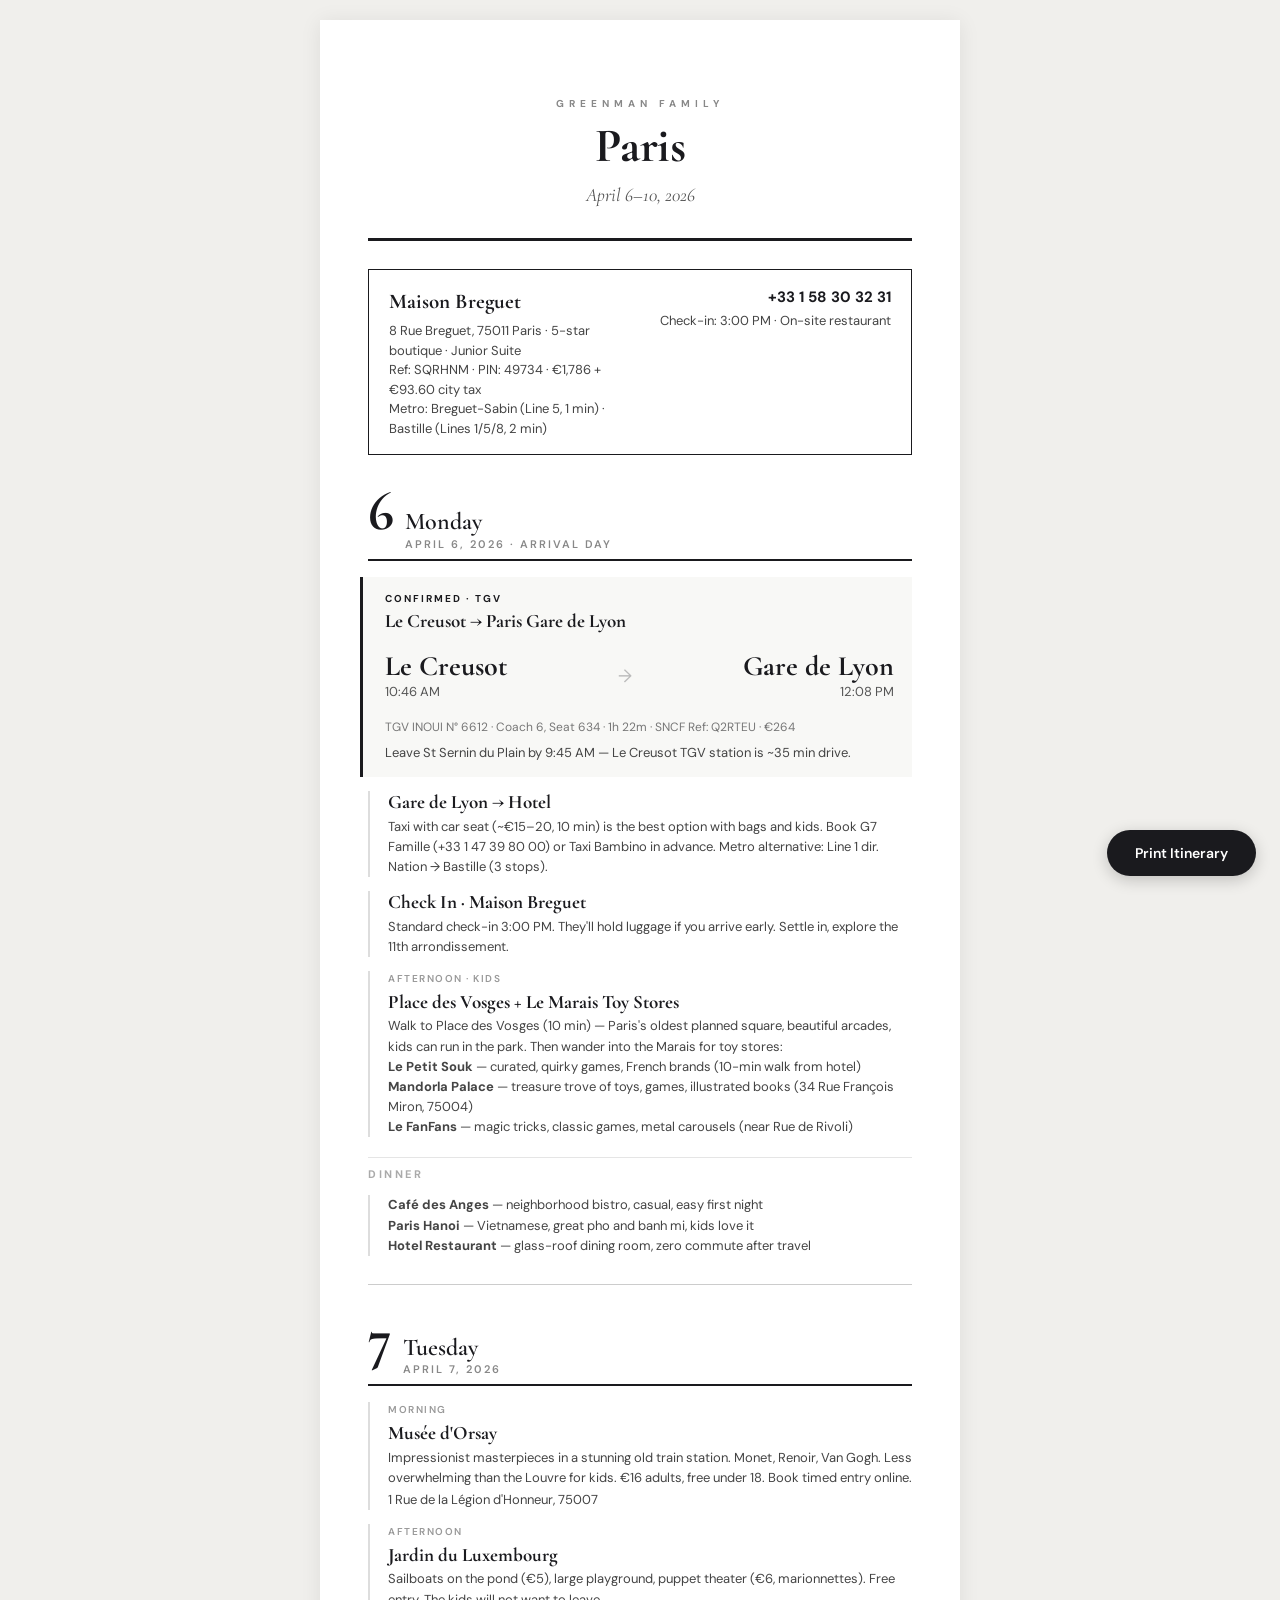
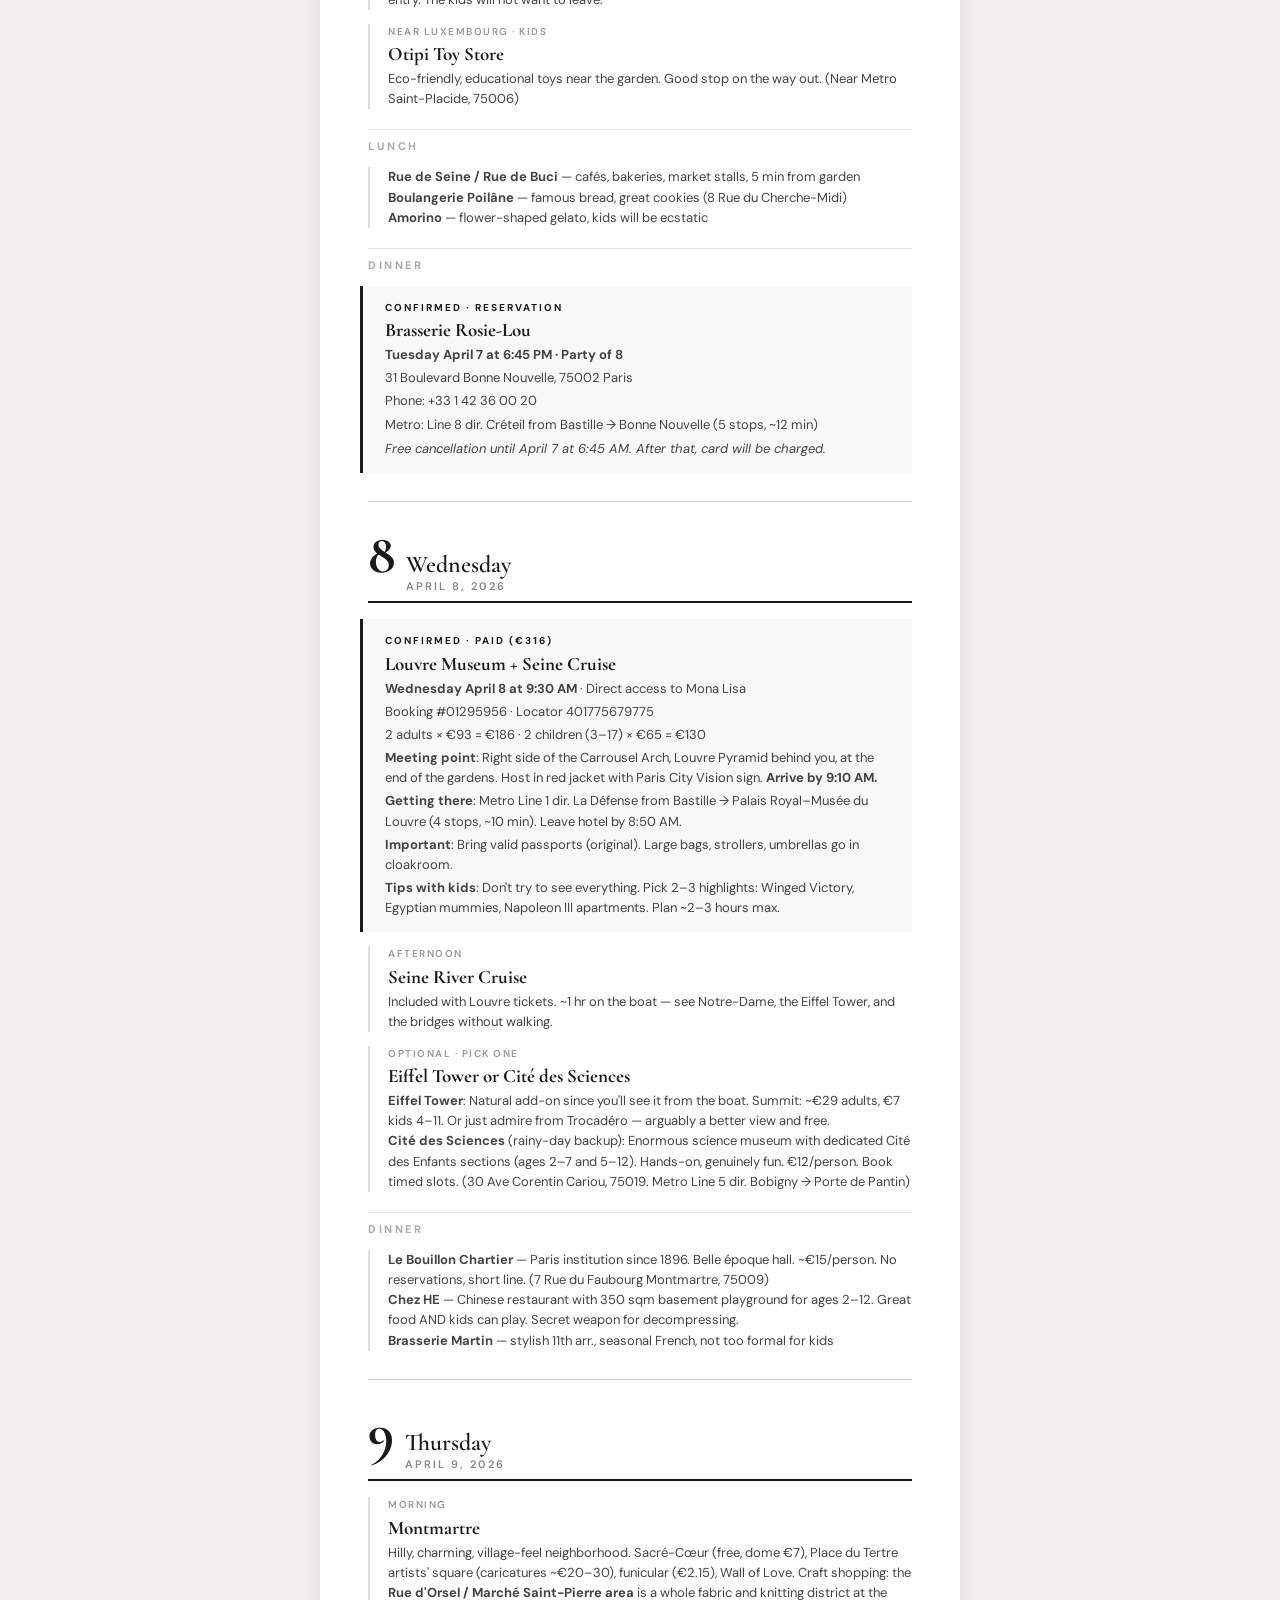
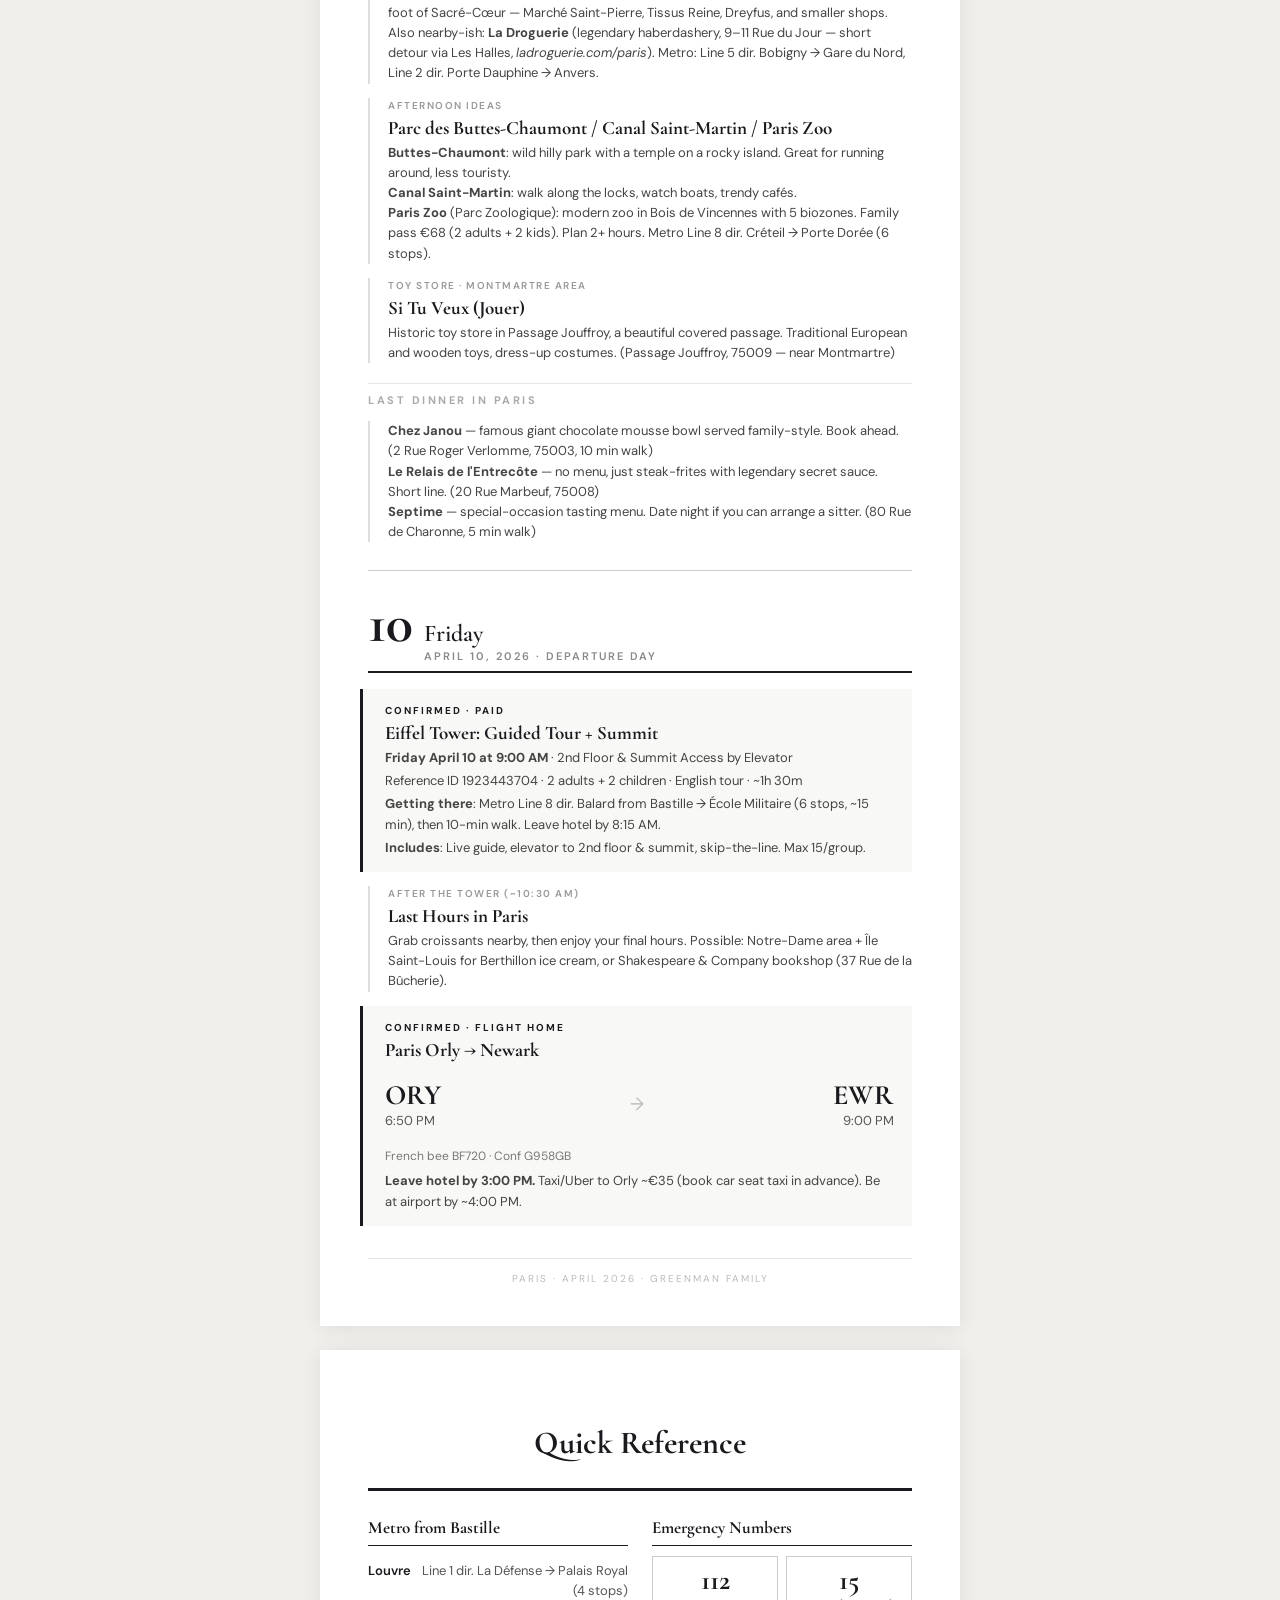
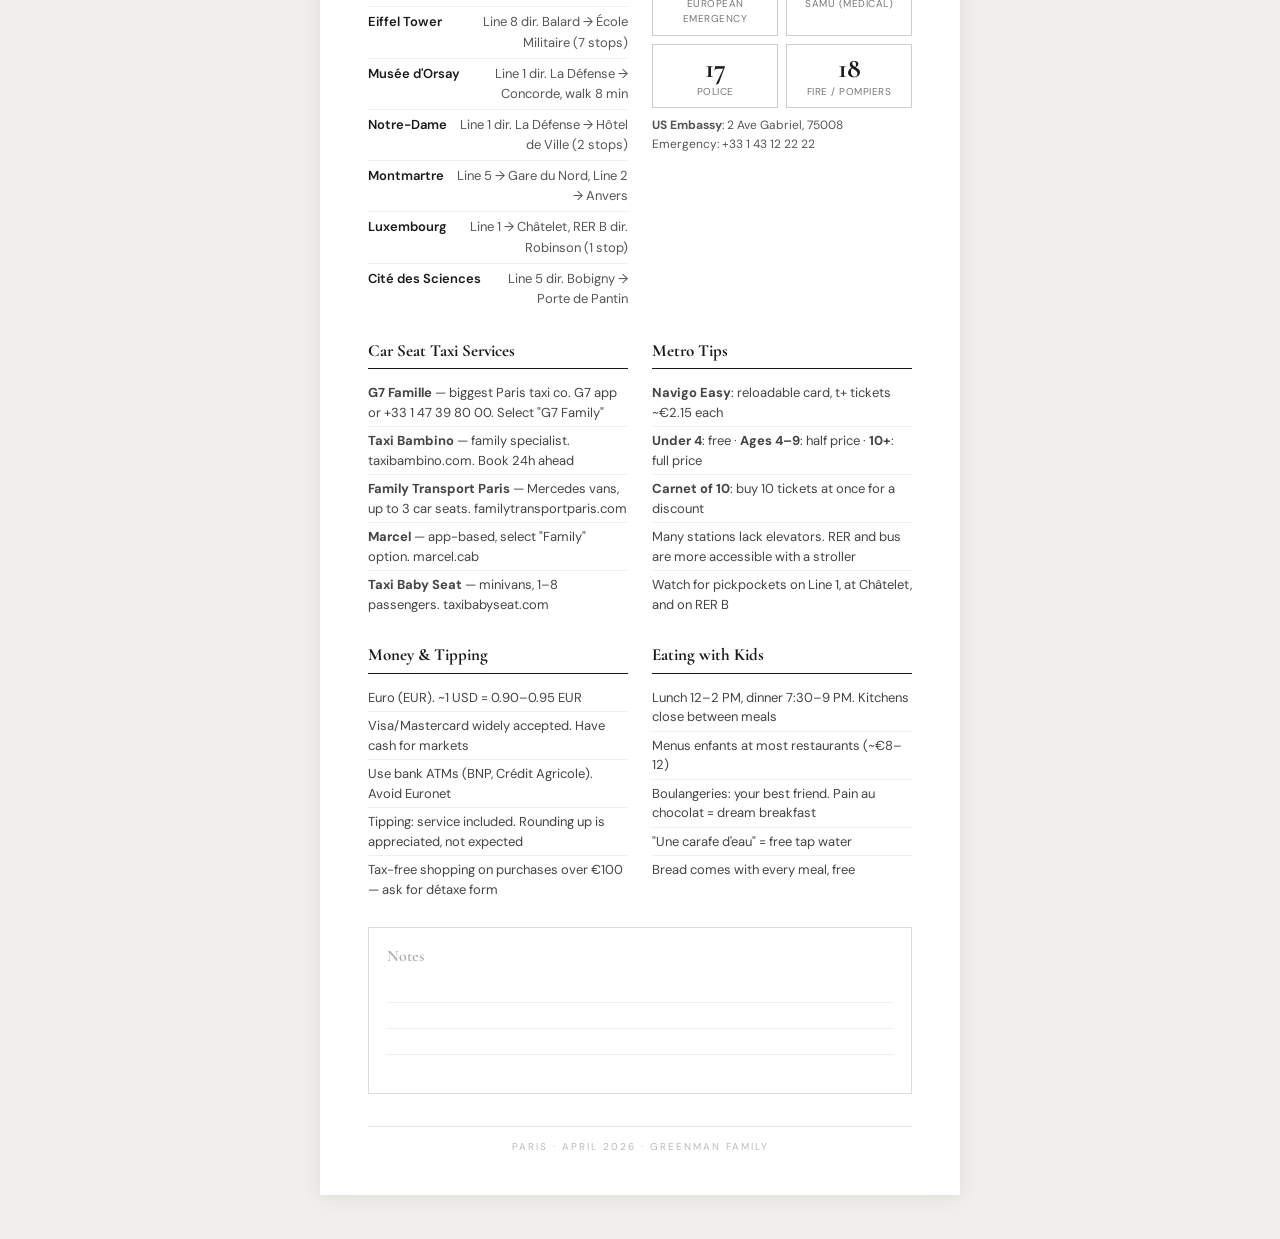
<file: paris-print.html>
<!DOCTYPE html>
<html lang="en">
<head>
  <meta charset="UTF-8">
  <meta name="viewport" content="width=device-width, initial-scale=1.0">
  <title>Paris Itinerary — April 6–10, 2026</title>
  <link rel="preconnect" href="https://fonts.googleapis.com">
  <link rel="preconnect" href="https://fonts.gstatic.com" crossorigin>
  <link href="https://fonts.googleapis.com/css2?family=Cormorant+Garamond:ital,wght@0,400;0,600;0,700;1,400&family=DM+Sans:ital,wght@0,400;0,500;0,600;0,700;1,400&display=swap" rel="stylesheet">
  <style>
    * { margin: 0; padding: 0; box-sizing: border-box; }

    body {
      font-family: 'DM Sans', -apple-system, sans-serif;
      font-size: 14px;
      line-height: 1.55;
      color: #1a1a1e;
      background: #f0efec;
      max-width: 680px;
      margin: 0 auto;
      padding: 20px;
    }

    .page {
      background: white;
      padding: 40px 48px;
      box-shadow: 0 2px 20px rgba(0,0,0,0.08);
      margin-bottom: 24px;
    }

    /* === COVER HEADER === */
    .cover {
      text-align: center;
      padding: 36px 0 28px;
      border-bottom: 3px solid #1a1a1e;
      margin-bottom: 28px;
    }

    .cover-eyebrow {
      font-size: 10px;
      font-weight: 700;
      text-transform: uppercase;
      letter-spacing: 5px;
      color: #888;
      margin-bottom: 8px;
    }

    .cover h1 {
      font-family: 'Cormorant Garamond', Georgia, serif;
      font-size: 48px;
      font-weight: 700;
      letter-spacing: -0.5px;
      line-height: 1.1;
      margin-bottom: 8px;
    }

    .cover-sub {
      font-family: 'Cormorant Garamond', Georgia, serif;
      font-size: 19px;
      font-weight: 400;
      font-style: italic;
      color: #555;
    }

    /* === HOTEL REFERENCE STRIP === */
    .hotel-strip {
      display: flex;
      justify-content: space-between;
      align-items: flex-start;
      border: 1.5px solid #1a1a1e;
      padding: 16px 20px;
      margin-bottom: 28px;
    }

    .hotel-strip-main h2 {
      font-family: 'Cormorant Garamond', Georgia, serif;
      font-size: 21px;
      font-weight: 700;
      margin-bottom: 3px;
    }

    .hotel-strip-main p {
      font-size: 13px;
      color: #444;
      line-height: 1.5;
    }

    .hotel-strip-contact {
      text-align: right;
      font-size: 13px;
      color: #444;
      flex-shrink: 0;
      padding-left: 24px;
    }

    .hotel-strip-contact strong {
      font-size: 15px;
      color: #1a1a1e;
      display: block;
      margin-bottom: 2px;
    }

    /* === DAY SECTIONS === */
    .day {
      margin-bottom: 28px;
    }

    .day-header {
      display: flex;
      align-items: baseline;
      gap: 12px;
      border-bottom: 2px solid #1a1a1e;
      padding-bottom: 6px;
      margin-bottom: 16px;
    }

    .day-number {
      font-family: 'Cormorant Garamond', Georgia, serif;
      font-size: 56px;
      font-weight: 700;
      line-height: 1;
      letter-spacing: -1px;
    }

    .day-meta {
      display: flex;
      flex-direction: column;
    }

    .day-name {
      font-family: 'Cormorant Garamond', Georgia, serif;
      font-size: 24px;
      font-weight: 600;
      line-height: 1.15;
    }

    .day-date {
      font-size: 11px;
      text-transform: uppercase;
      letter-spacing: 2px;
      color: #888;
      font-weight: 600;
    }

    /* === ITEMS === */
    .item {
      margin-bottom: 14px;
      padding-left: 18px;
      border-left: 2px solid #ddd;
    }

    .item-confirmed {
      border-left: 3px solid #1a1a1e;
      background: #f8f8f6;
      margin-left: -8px;
      padding: 14px 18px 14px 22px;
    }

    .item-label {
      font-size: 10px;
      font-weight: 700;
      text-transform: uppercase;
      letter-spacing: 2px;
      color: #1a1a1e;
      margin-bottom: 4px;
    }

    .item-label-suggestion {
      font-size: 10px;
      font-weight: 600;
      text-transform: uppercase;
      letter-spacing: 1.5px;
      color: #999;
      margin-bottom: 4px;
    }

    .item h3 {
      font-family: 'Cormorant Garamond', Georgia, serif;
      font-size: 19px;
      font-weight: 700;
      line-height: 1.2;
      margin-bottom: 3px;
    }

    .item p {
      font-size: 13px;
      color: #444;
      line-height: 1.55;
    }

    .item-detail {
      font-size: 13px;
      color: #555;
      line-height: 1.5;
      margin-top: 3px;
    }

    .item-address {
      font-size: 12px;
      color: #777;
      margin-top: 2px;
    }

    /* === FLIGHT / TRAIN BLOCK === */
    .transport-block {
      display: flex;
      justify-content: space-between;
      align-items: center;
      margin: 8px 0 6px;
      padding: 10px 0;
    }

    .transport-point {
      display: flex;
      flex-direction: column;
    }

    .transport-point.right {
      text-align: right;
    }

    .transport-code {
      font-family: 'Cormorant Garamond', Georgia, serif;
      font-size: 28px;
      font-weight: 700;
      line-height: 1.1;
    }

    .transport-time {
      font-size: 13px;
      color: #555;
    }

    .transport-arrow {
      font-size: 18px;
      color: #bbb;
      padding: 0 10px;
    }

    .transport-meta {
      font-size: 12px;
      color: #777;
      margin-top: 3px;
    }

    /* === MEAL DIVIDER === */
    .meal-divider {
      font-size: 11px;
      font-weight: 700;
      text-transform: uppercase;
      letter-spacing: 2.5px;
      color: #aaa;
      margin: 20px 0 12px;
      padding-top: 8px;
      border-top: 1px solid #e5e5e5;
    }

    /* === SECTION DIVIDER === */
    .section-divider {
      border: none;
      border-top: 1px solid #ccc;
      margin: 24px 0;
    }

    /* === QUICK REFERENCE === */
    .ref-section {
      margin-top: 0;
    }

    .ref-header {
      text-align: center;
      padding: 28px 0 20px;
      border-bottom: 3px solid #1a1a1e;
      margin-bottom: 24px;
    }

    .ref-header h2 {
      font-family: 'Cormorant Garamond', Georgia, serif;
      font-size: 32px;
      font-weight: 700;
    }

    .ref-columns {
      display: grid;
      grid-template-columns: 1fr 1fr;
      gap: 24px;
    }

    .ref-card h3 {
      font-family: 'Cormorant Garamond', Georgia, serif;
      font-size: 17px;
      font-weight: 700;
      border-bottom: 1px solid #1a1a1e;
      padding-bottom: 4px;
      margin-bottom: 10px;
    }

    .ref-row {
      display: flex;
      justify-content: space-between;
      font-size: 13px;
      padding: 5px 0;
      border-bottom: 1px solid #f0f0f0;
    }

    .ref-row:last-child { border-bottom: none; }

    .ref-row strong {
      font-weight: 600;
      flex-shrink: 0;
      margin-right: 10px;
    }

    .ref-row span {
      color: #555;
      text-align: right;
    }

    .ref-list {
      list-style: none;
      padding: 0;
    }

    .ref-list li {
      font-size: 13px;
      padding: 4px 0;
      border-bottom: 1px solid #f0f0f0;
      color: #444;
      line-height: 1.5;
    }

    .ref-list li:last-child { border-bottom: none; }

    .emergency-grid {
      display: grid;
      grid-template-columns: 1fr 1fr;
      gap: 8px;
      margin-top: 6px;
    }

    .emergency-item {
      text-align: center;
      padding: 8px;
      border: 1px solid #ccc;
    }

    .emergency-num {
      font-family: 'Cormorant Garamond', Georgia, serif;
      font-size: 28px;
      font-weight: 700;
      line-height: 1.1;
    }

    .emergency-label {
      font-size: 10px;
      color: #777;
      text-transform: uppercase;
      letter-spacing: 0.5px;
    }

    /* === NOTES AREA === */
    .notes-area {
      margin-top: 24px;
      border: 1px solid #ddd;
      padding: 16px 18px;
      min-height: 120px;
    }

    .notes-area h3 {
      font-family: 'Cormorant Garamond', Georgia, serif;
      font-size: 16px;
      font-weight: 600;
      color: #aaa;
      margin-bottom: 8px;
    }

    .notes-lines {
      background-image: repeating-linear-gradient(
        transparent,
        transparent 25px,
        #eee 25px,
        #eee 26px
      );
      min-height: 100px;
    }

    /* === FOOTER === */
    .page-footer {
      text-align: center;
      font-size: 10px;
      color: #bbb;
      text-transform: uppercase;
      letter-spacing: 2px;
      margin-top: 32px;
      padding-top: 12px;
      border-top: 1px solid #e5e5e5;
    }

    /* === PRINT BUTTON === */
    .print-btn {
      position: fixed;
      bottom: 24px;
      right: 24px;
      background: #1a1a1e;
      color: white;
      border: none;
      padding: 14px 28px;
      font-family: 'DM Sans', sans-serif;
      font-size: 14px;
      font-weight: 600;
      border-radius: 99px;
      cursor: pointer;
      box-shadow: 0 4px 16px rgba(0,0,0,0.2);
      z-index: 100;
      transition: transform 0.15s;
    }

    .print-btn:hover { transform: scale(1.05); }

    /* === PRINT === */
    @media print {
      @page {
        size: letter;
        margin: 0.65in 0.7in;
      }
      body {
        font-size: 10pt;
        background: white;
        padding: 0;
        max-width: none;
      }
      .page {
        box-shadow: none;
        padding: 0;
        margin: 0;
      }
      .no-print { display: none !important; }
      a { color: inherit; text-decoration: none; }
      .item-confirmed {
        background: #f5f5f3 !important;
        -webkit-print-color-adjust: exact;
        print-color-adjust: exact;
      }
      .item { page-break-inside: avoid; }
      .item-confirmed { page-break-inside: avoid; }
      .ref-card { page-break-inside: avoid; }
      .notes-area { page-break-inside: avoid; }
      .ref-section { page-break-before: always; }
    }
  </style>
</head>
<body>

<button class="print-btn no-print" onclick="window.print()">Print Itinerary</button>

<!-- ==================== PAGE 1: ITINERARY ==================== -->
<div class="page">

  <div class="cover">
    <div class="cover-eyebrow">Greenman Family</div>
    <h1>Paris</h1>
    <div class="cover-sub">April 6–10, 2026</div>
  </div>

  <div class="hotel-strip">
    <div class="hotel-strip-main">
      <h2>Maison Breguet</h2>
      <p>8 Rue Breguet, 75011 Paris · 5-star boutique · Junior Suite</p>
      <p>Ref: SQRHNM · PIN: 49734 · €1,786 + €93.60 city tax</p>
      <p>Metro: Breguet-Sabin (Line 5, 1 min) · Bastille (Lines 1/5/8, 2 min)</p>
    </div>
    <div class="hotel-strip-contact">
      <strong>+33 1 58 30 32 31</strong>
      Check-in: 3:00 PM · On-site restaurant
    </div>
  </div>

  <!-- ===== DAY 1: MONDAY APRIL 6 ===== -->
  <div class="day">
    <div class="day-header">
      <div class="day-number">6</div>
      <div class="day-meta">
        <div class="day-name">Monday</div>
        <div class="day-date">April 6, 2026 · Arrival Day</div>
      </div>
    </div>

    <div class="item item-confirmed">
      <div class="item-label">Confirmed · TGV</div>
      <h3>Le Creusot → Paris Gare de Lyon</h3>
      <div class="transport-block">
        <div class="transport-point">
          <span class="transport-code">Le Creusot</span>
          <span class="transport-time">10:46 AM</span>
        </div>
        <span class="transport-arrow">→</span>
        <div class="transport-point right">
          <span class="transport-code">Gare de Lyon</span>
          <span class="transport-time">12:08 PM</span>
        </div>
      </div>
      <div class="transport-meta">TGV INOUI N° 6612 · Coach 6, Seat 634 · 1h 22m · SNCF Ref: Q2RTEU · €264</div>
      <p class="item-detail" style="margin-top:6px">Leave St Sernin du Plain by 9:45 AM — Le Creusot TGV station is ~35 min drive.</p>
    </div>

    <div class="item">
      <h3>Gare de Lyon → Hotel</h3>
      <p>Taxi with car seat (~€15–20, 10 min) is the best option with bags and kids. Book G7 Famille (+33 1 47 39 80 00) or Taxi Bambino in advance. Metro alternative: Line 1 dir. Nation → Bastille (3 stops).</p>
    </div>

    <div class="item">
      <h3>Check In · Maison Breguet</h3>
      <p>Standard check-in 3:00 PM. They'll hold luggage if you arrive early. Settle in, explore the 11th arrondissement.</p>
    </div>

    <div class="item">
      <div class="item-label-suggestion">Afternoon · Kids</div>
      <h3>Place des Vosges + Le Marais Toy Stores</h3>
      <p>Walk to Place des Vosges (10 min) — Paris's oldest planned square, beautiful arcades, kids can run in the park. Then wander into the Marais for toy stores:<br>
      <strong>Le Petit Souk</strong> — curated, quirky games, French brands (10-min walk from hotel)<br>
      <strong>Mandorla Palace</strong> — treasure trove of toys, games, illustrated books (34 Rue François Miron, 75004)<br>
      <strong>Le FanFans</strong> — magic tricks, classic games, metal carousels (near Rue de Rivoli)</p>
    </div>

    <div class="meal-divider">Dinner</div>

    <div class="item">
      <p><strong>Café des Anges</strong> — neighborhood bistro, casual, easy first night<br>
      <strong>Paris Hanoi</strong> — Vietnamese, great pho and banh mi, kids love it<br>
      <strong>Hotel Restaurant</strong> — glass-roof dining room, zero commute after travel</p>
    </div>
  </div>

  <hr class="section-divider">

  <!-- ===== DAY 2: TUESDAY APRIL 7 ===== -->
  <div class="day">
    <div class="day-header">
      <div class="day-number">7</div>
      <div class="day-meta">
        <div class="day-name">Tuesday</div>
        <div class="day-date">April 7, 2026</div>
      </div>
    </div>

    <div class="item">
      <div class="item-label-suggestion">Morning</div>
      <h3>Musée d'Orsay</h3>
      <p>Impressionist masterpieces in a stunning old train station. Monet, Renoir, Van Gogh. Less overwhelming than the Louvre for kids. €16 adults, free under 18. Book timed entry online.</p>
      <p class="item-address">1 Rue de la Légion d'Honneur, 75007</p>
    </div>

    <div class="item">
      <div class="item-label-suggestion">Afternoon</div>
      <h3>Jardin du Luxembourg</h3>
      <p>Sailboats on the pond (€5), large playground, puppet theater (€6, marionnettes). Free entry. The kids will not want to leave.</p>
    </div>

    <div class="item">
      <div class="item-label-suggestion">Near Luxembourg · Kids</div>
      <h3>Otipi Toy Store</h3>
      <p>Eco-friendly, educational toys near the garden. Good stop on the way out. (Near Metro Saint-Placide, 75006)</p>
    </div>

    <div class="meal-divider">Lunch</div>

    <div class="item">
      <p><strong>Rue de Seine / Rue de Buci</strong> — cafés, bakeries, market stalls, 5 min from garden<br>
      <strong>Boulangerie Poilâne</strong> — famous bread, great cookies (8 Rue du Cherche-Midi)<br>
      <strong>Amorino</strong> — flower-shaped gelato, kids will be ecstatic</p>
    </div>

    <div class="meal-divider">Dinner</div>

    <div class="item item-confirmed">
      <div class="item-label">Confirmed · Reservation</div>
      <h3>Brasserie Rosie-Lou</h3>
      <p><strong>Tuesday April 7 at 6:45 PM · Party of 8</strong></p>
      <p class="item-detail">31 Boulevard Bonne Nouvelle, 75002 Paris</p>
      <p class="item-detail">Phone: +33 1 42 36 00 20</p>
      <p class="item-detail">Metro: Line 8 dir. Créteil from Bastille → Bonne Nouvelle (5 stops, ~12 min)</p>
      <p class="item-detail" style="margin-top:4px"><em>Free cancellation until April 7 at 6:45 AM. After that, card will be charged.</em></p>
    </div>
  </div>

  <hr class="section-divider">

  <!-- ===== DAY 3: WEDNESDAY APRIL 8 ===== -->
  <div class="day">
    <div class="day-header">
      <div class="day-number">8</div>
      <div class="day-meta">
        <div class="day-name">Wednesday</div>
        <div class="day-date">April 8, 2026</div>
      </div>
    </div>

    <div class="item item-confirmed">
      <div class="item-label">Confirmed · Paid (€316)</div>
      <h3>Louvre Museum + Seine Cruise</h3>
      <p><strong>Wednesday April 8 at 9:30 AM</strong> · Direct access to Mona Lisa</p>
      <p class="item-detail">Booking #01295956 · Locator 401775679775</p>
      <p class="item-detail">2 adults × €93 = €186 · 2 children (3–17) × €65 = €130</p>
      <p class="item-detail"><strong>Meeting point</strong>: Right side of the Carrousel Arch, Louvre Pyramid behind you, at the end of the gardens. Host in red jacket with Paris City Vision sign. <strong>Arrive by 9:10 AM.</strong></p>
      <p class="item-detail"><strong>Getting there</strong>: Metro Line 1 dir. La Défense from Bastille → Palais Royal–Musée du Louvre (4 stops, ~10 min). Leave hotel by 8:50 AM.</p>
      <p class="item-detail"><strong>Important</strong>: Bring valid passports (original). Large bags, strollers, umbrellas go in cloakroom.</p>
      <p class="item-detail"><strong>Tips with kids</strong>: Don't try to see everything. Pick 2–3 highlights: Winged Victory, Egyptian mummies, Napoleon III apartments. Plan ~2–3 hours max.</p>
    </div>

    <div class="item">
      <div class="item-label-suggestion">Afternoon</div>
      <h3>Seine River Cruise</h3>
      <p>Included with Louvre tickets. ~1 hr on the boat — see Notre-Dame, the Eiffel Tower, and the bridges without walking.</p>
    </div>

    <div class="item">
      <div class="item-label-suggestion">Optional · Pick one</div>
      <h3>Eiffel Tower or Cité des Sciences</h3>
      <p><strong>Eiffel Tower</strong>: Natural add-on since you'll see it from the boat. Summit: ~€29 adults, €7 kids 4–11. Or just admire from Trocadéro — arguably a better view and free.<br>
      <strong>Cité des Sciences</strong> (rainy-day backup): Enormous science museum with dedicated Cité des Enfants sections (ages 2–7 and 5–12). Hands-on, genuinely fun. €12/person. Book timed slots. (30 Ave Corentin Cariou, 75019. Metro Line 5 dir. Bobigny → Porte de Pantin)</p>
    </div>

    <div class="meal-divider">Dinner</div>

    <div class="item">
      <p><strong>Le Bouillon Chartier</strong> — Paris institution since 1896. Belle époque hall. ~€15/person. No reservations, short line. (7 Rue du Faubourg Montmartre, 75009)<br>
      <strong>Chez HE</strong> — Chinese restaurant with 350 sqm basement playground for ages 2–12. Great food AND kids can play. Secret weapon for decompressing.<br>
      <strong>Brasserie Martin</strong> — stylish 11th arr., seasonal French, not too formal for kids</p>
    </div>
  </div>

  <hr class="section-divider">

  <!-- ===== DAY 4: THURSDAY APRIL 9 ===== -->
  <div class="day">
    <div class="day-header">
      <div class="day-number">9</div>
      <div class="day-meta">
        <div class="day-name">Thursday</div>
        <div class="day-date">April 9, 2026</div>
      </div>
    </div>

    <div class="item">
      <div class="item-label-suggestion">Morning</div>
      <h3>Montmartre</h3>
      <p>Hilly, charming, village-feel neighborhood. Sacré-Cœur (free, dome €7), Place du Tertre artists' square (caricatures ~€20–30), funicular (€2.15), Wall of Love. Craft shopping: the <strong>Rue d'Orsel / Marché Saint-Pierre area</strong> is a whole fabric and knitting district at the foot of Sacré-Cœur — Marché Saint-Pierre, Tissus Reine, Dreyfus, and smaller shops. Also nearby-ish: <strong>La Droguerie</strong> (legendary haberdashery, 9–11 Rue du Jour — short detour via Les Halles, <em>ladroguerie.com/paris</em>). Metro: Line 5 dir. Bobigny → Gare du Nord, Line 2 dir. Porte Dauphine → Anvers.</p>
    </div>

    <div class="item">
      <div class="item-label-suggestion">Afternoon ideas</div>
      <h3>Parc des Buttes-Chaumont / Canal Saint-Martin / Paris Zoo</h3>
      <p><strong>Buttes-Chaumont</strong>: wild hilly park with a temple on a rocky island. Great for running around, less touristy.<br>
      <strong>Canal Saint-Martin</strong>: walk along the locks, watch boats, trendy cafés.<br>
      <strong>Paris Zoo</strong> (Parc Zoologique): modern zoo in Bois de Vincennes with 5 biozones. Family pass €68 (2 adults + 2 kids). Plan 2+ hours. Metro Line 8 dir. Créteil → Porte Dorée (6 stops).</p>
    </div>

    <div class="item">
      <div class="item-label-suggestion">Toy Store · Montmartre area</div>
      <h3>Si Tu Veux (Jouer)</h3>
      <p>Historic toy store in Passage Jouffroy, a beautiful covered passage. Traditional European and wooden toys, dress-up costumes. (Passage Jouffroy, 75009 — near Montmartre)</p>
    </div>

    <div class="meal-divider">Last Dinner in Paris</div>

    <div class="item">
      <p><strong>Chez Janou</strong> — famous giant chocolate mousse bowl served family-style. Book ahead. (2 Rue Roger Verlomme, 75003, 10 min walk)<br>
      <strong>Le Relais de l'Entrecôte</strong> — no menu, just steak-frites with legendary secret sauce. Short line. (20 Rue Marbeuf, 75008)<br>
      <strong>Septime</strong> — special-occasion tasting menu. Date night if you can arrange a sitter. (80 Rue de Charonne, 5 min walk)</p>
    </div>
  </div>

  <hr class="section-divider">

  <!-- ===== DAY 5: FRIDAY APRIL 10 ===== -->
  <div class="day">
    <div class="day-header">
      <div class="day-number">10</div>
      <div class="day-meta">
        <div class="day-name">Friday</div>
        <div class="day-date">April 10, 2026 · Departure Day</div>
      </div>
    </div>

    <div class="item item-confirmed">
      <div class="item-label">Confirmed · Paid</div>
      <h3>Eiffel Tower: Guided Tour + Summit</h3>
      <p><strong>Friday April 10 at 9:00 AM</strong> · 2nd Floor & Summit Access by Elevator</p>
      <p class="item-detail">Reference ID 1923443704 · 2 adults + 2 children · English tour · ~1h 30m</p>
      <p class="item-detail"><strong>Getting there</strong>: Metro Line 8 dir. Balard from Bastille → École Militaire (6 stops, ~15 min), then 10-min walk. Leave hotel by 8:15 AM.</p>
      <p class="item-detail"><strong>Includes</strong>: Live guide, elevator to 2nd floor & summit, skip-the-line. Max 15/group.</p>
    </div>

    <div class="item">
      <div class="item-label-suggestion">After the Tower (~10:30 AM)</div>
      <h3>Last Hours in Paris</h3>
      <p>Grab croissants nearby, then enjoy your final hours. Possible: Notre-Dame area + Île Saint-Louis for Berthillon ice cream, or Shakespeare & Company bookshop (37 Rue de la Bûcherie).</p>
    </div>

    <div class="item item-confirmed">
      <div class="item-label">Confirmed · Flight Home</div>
      <h3>Paris Orly → Newark</h3>
      <div class="transport-block">
        <div class="transport-point">
          <span class="transport-code">ORY</span>
          <span class="transport-time">6:50 PM</span>
        </div>
        <span class="transport-arrow">→</span>
        <div class="transport-point right">
          <span class="transport-code">EWR</span>
          <span class="transport-time">9:00 PM</span>
        </div>
      </div>
      <div class="transport-meta">French bee BF720 · Conf G958GB</div>
      <p class="item-detail" style="margin-top:6px"><strong>Leave hotel by 3:00 PM.</strong> Taxi/Uber to Orly ~€35 (book car seat taxi in advance). Be at airport by ~4:00 PM.</p>
    </div>
  </div>

  <div class="page-footer">Paris · April 2026 · Greenman Family</div>

</div>

<!-- ==================== PAGE 2: QUICK REFERENCE ==================== -->
<div class="page ref-section">

  <div class="ref-header">
    <h2>Quick Reference</h2>
  </div>

  <div class="ref-columns">

    <div class="ref-card">
      <h3>Metro from Bastille</h3>
      <div class="ref-row"><strong>Louvre</strong><span>Line 1 dir. La Défense → Palais Royal (4 stops)</span></div>
      <div class="ref-row"><strong>Eiffel Tower</strong><span>Line 8 dir. Balard → École Militaire (7 stops)</span></div>
      <div class="ref-row"><strong>Musée d'Orsay</strong><span>Line 1 dir. La Défense → Concorde, walk 8 min</span></div>
      <div class="ref-row"><strong>Notre-Dame</strong><span>Line 1 dir. La Défense → Hôtel de Ville (2 stops)</span></div>
      <div class="ref-row"><strong>Montmartre</strong><span>Line 5 → Gare du Nord, Line 2 → Anvers</span></div>
      <div class="ref-row"><strong>Luxembourg</strong><span>Line 1 → Châtelet, RER B dir. Robinson (1 stop)</span></div>
      <div class="ref-row"><strong>Cité des Sciences</strong><span>Line 5 dir. Bobigny → Porte de Pantin</span></div>
    </div>

    <div class="ref-card">
      <h3>Emergency Numbers</h3>
      <div class="emergency-grid">
        <div class="emergency-item">
          <div class="emergency-num">112</div>
          <div class="emergency-label">European Emergency</div>
        </div>
        <div class="emergency-item">
          <div class="emergency-num">15</div>
          <div class="emergency-label">SAMU (Medical)</div>
        </div>
        <div class="emergency-item">
          <div class="emergency-num">17</div>
          <div class="emergency-label">Police</div>
        </div>
        <div class="emergency-item">
          <div class="emergency-num">18</div>
          <div class="emergency-label">Fire / Pompiers</div>
        </div>
      </div>
      <div style="margin-top:8px; font-size:12px; color:#555">
        <strong>US Embassy</strong>: 2 Ave Gabriel, 75008<br>
        Emergency: +33 1 43 12 22 22
      </div>
    </div>

    <div class="ref-card">
      <h3>Car Seat Taxi Services</h3>
      <ul class="ref-list">
        <li><strong>G7 Famille</strong> — biggest Paris taxi co. G7 app or +33 1 47 39 80 00. Select "G7 Family"</li>
        <li><strong>Taxi Bambino</strong> — family specialist. taxibambino.com. Book 24h ahead</li>
        <li><strong>Family Transport Paris</strong> — Mercedes vans, up to 3 car seats. familytransportparis.com</li>
        <li><strong>Marcel</strong> — app-based, select "Family" option. marcel.cab</li>
        <li><strong>Taxi Baby Seat</strong> — minivans, 1–8 passengers. taxibabyseat.com</li>
      </ul>
    </div>

    <div class="ref-card">
      <h3>Metro Tips</h3>
      <ul class="ref-list">
        <li><strong>Navigo Easy</strong>: reloadable card, t+ tickets ~€2.15 each</li>
        <li><strong>Under 4</strong>: free · <strong>Ages 4–9</strong>: half price · <strong>10+</strong>: full price</li>
        <li><strong>Carnet of 10</strong>: buy 10 tickets at once for a discount</li>
        <li>Many stations lack elevators. RER and bus are more accessible with a stroller</li>
        <li>Watch for pickpockets on Line 1, at Châtelet, and on RER B</li>
      </ul>
    </div>

    <div class="ref-card">
      <h3>Money & Tipping</h3>
      <ul class="ref-list">
        <li>Euro (EUR). ~1 USD = 0.90–0.95 EUR</li>
        <li>Visa/Mastercard widely accepted. Have cash for markets</li>
        <li>Use bank ATMs (BNP, Crédit Agricole). Avoid Euronet</li>
        <li>Tipping: service included. Rounding up is appreciated, not expected</li>
        <li>Tax-free shopping on purchases over €100 — ask for détaxe form</li>
      </ul>
    </div>

    <div class="ref-card">
      <h3>Eating with Kids</h3>
      <ul class="ref-list">
        <li>Lunch 12–2 PM, dinner 7:30–9 PM. Kitchens close between meals</li>
        <li>Menus enfants at most restaurants (~€8–12)</li>
        <li>Boulangeries: your best friend. Pain au chocolat = dream breakfast</li>
        <li>"Une carafe d'eau" = free tap water</li>
        <li>Bread comes with every meal, free</li>
      </ul>
    </div>

  </div>

  <div class="notes-area">
    <h3>Notes</h3>
    <div class="notes-lines"></div>
  </div>

  <div class="page-footer">Paris · April 2026 · Greenman Family</div>

</div>

</body>
</html>
</file>
